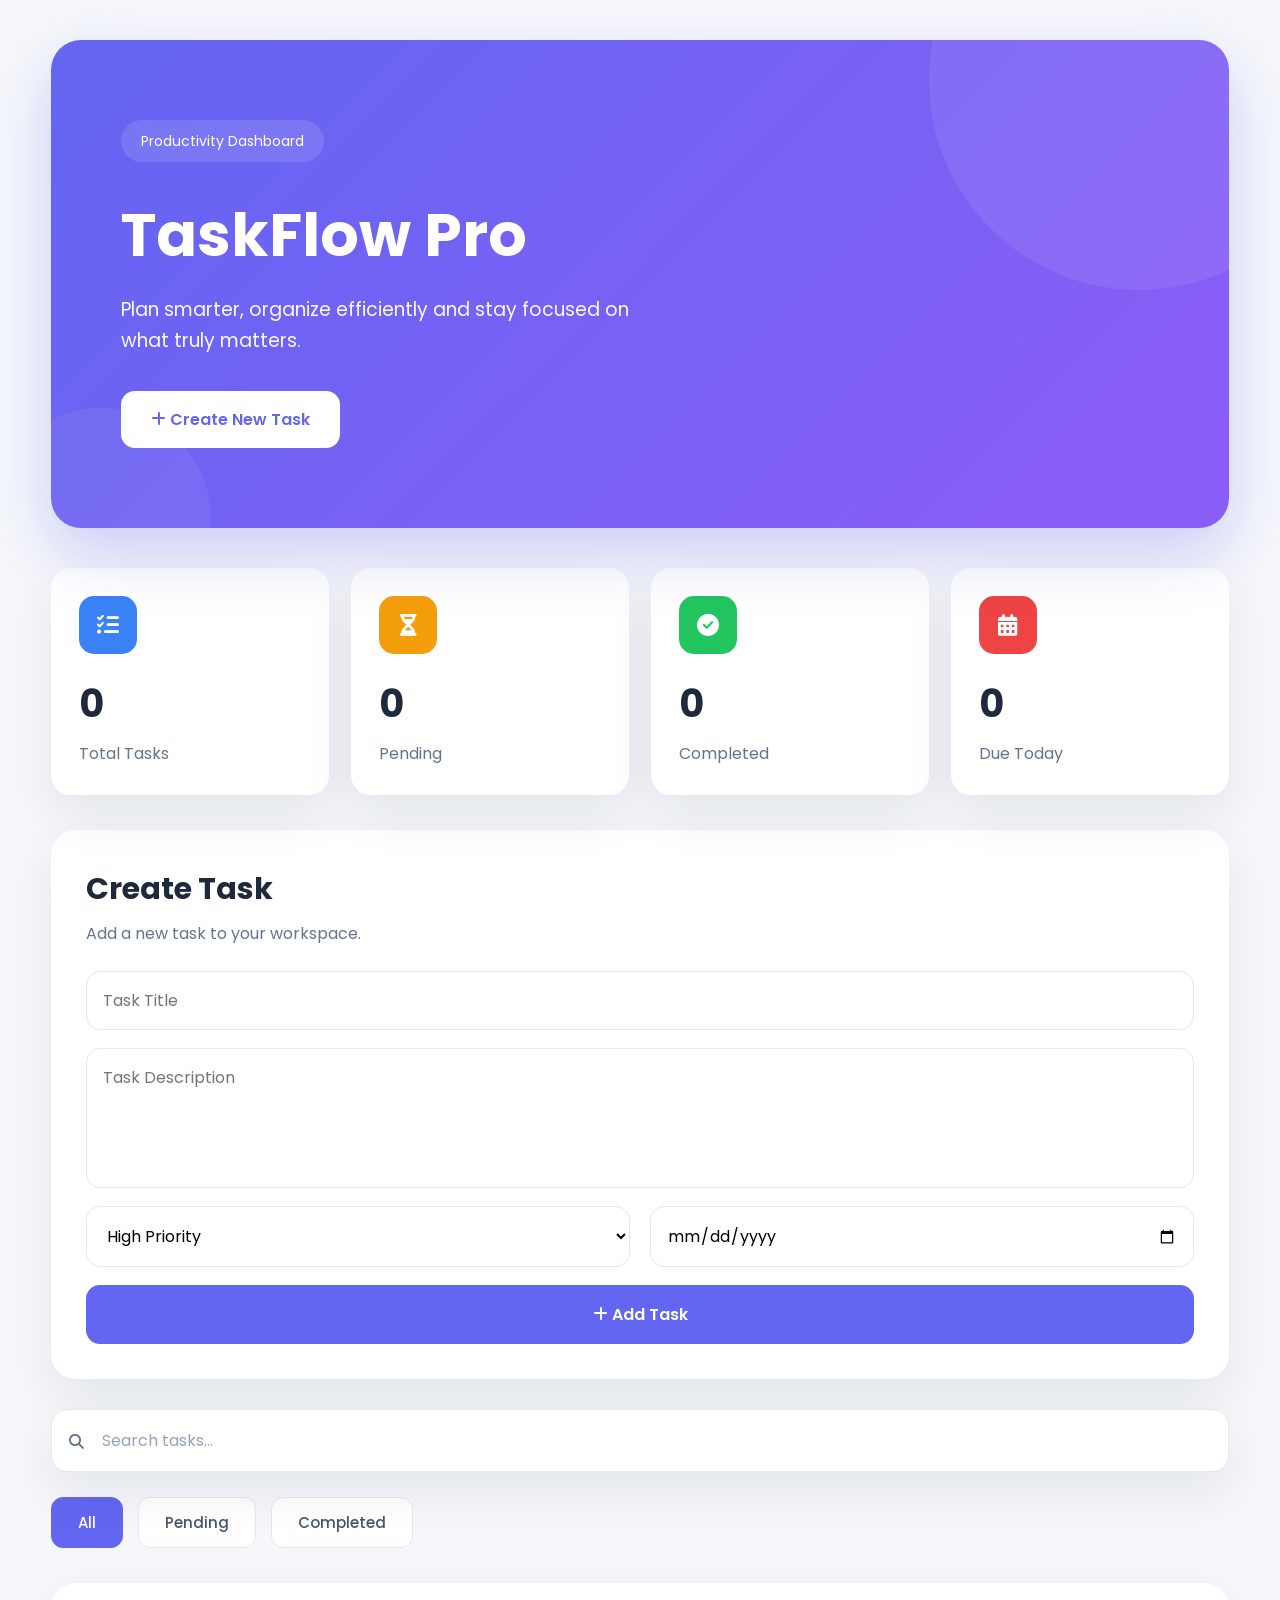
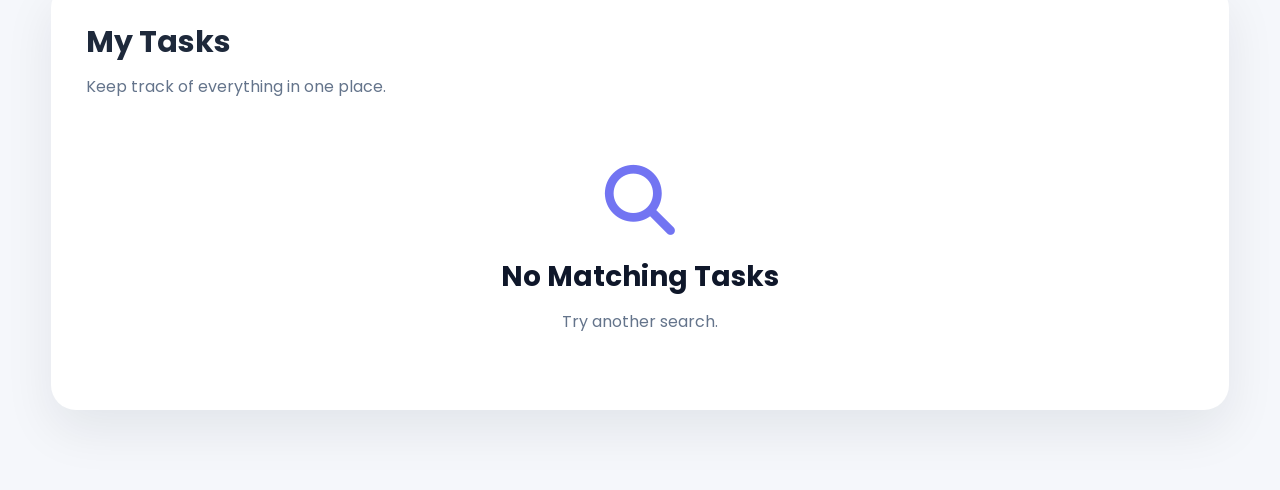
<file: index.html>
<!DOCTYPE html>
<html lang="en">

<head>

    <meta charset="UTF-8">

    <meta name="viewport" content="width=device-width, initial-scale=1.0">

    <title>TaskFlow Pro</title>

    <!-- Google Font -->

    <link rel="preconnect" href="https://fonts.googleapis.com">

    <link rel="preconnect" href="https://fonts.gstatic.com" crossorigin>

    <link href="https://fonts.googleapis.com/css2?family=Poppins:wght@300;400;500;600;700;800&display=swap"
        rel="stylesheet">

    <!-- Font Awesome -->

    <link rel="stylesheet" href="https://cdnjs.cloudflare.com/ajax/libs/font-awesome/6.7.2/css/all.min.css">

    <!-- CSS -->

    <link rel="stylesheet" href="style.css">

</head>

<body>

    <div class="container">

        <!-- ================= HERO ================= -->

        <header class="hero">

            <div class="hero-content">

                <span class="badge">

                    Productivity Dashboard

                </span>

                <h1>

                    TaskFlow Pro

                </h1>

                <p>

                    Plan smarter, organize efficiently and
                    stay focused on what truly matters.

                </p>

                <button class="hero-btn">

                    <i class="fa-solid fa-plus"></i>

                    Create New Task

                </button>

            </div>

        </header>

        <!-- ================= OVERVIEW ================= -->

        <section class="overview">

            <div class="card">

                <div class="icon blue">

                    <i class="fa-solid fa-list-check"></i>

                </div>

                <h2 id="totalTasks">0</h2>

                <span>Total Tasks</span>

            </div>

            <div class="card">

                <div class="icon orange">

                    <i class="fa-solid fa-hourglass-half"></i>

                </div>

                <h2 id="pendingTasks">0</h2>

                <span>Pending</span>

            </div>

            <div class="card">

                <div class="icon green">

                    <i class="fa-solid fa-circle-check"></i>

                </div>

                <h2 id="completedTasks">0</h2>

                <span>Completed</span>

            </div>

            <div class="card">

                <div class="icon red">

                    <i class="fa-solid fa-calendar-days"></i>

                </div>

                <h2 id="todayTasks">0</h2>

                <span>Due Today</span>

            </div>

        </section>

        <!-- ================= CREATE TASK ================= -->

        <section class="task-panel">

            <div class="section-title">

                <h2>Create Task</h2>

                <p>

                    Add a new task to your workspace.

                </p>

            </div>

            <form id="taskForm">

                <input type="text" id="taskTitle" placeholder="Task Title">

                <textarea id="taskDescription" placeholder="Task Description"></textarea>

                <div class="row">

                    <select id="taskPriority">

                        <option value="High">

                            High Priority

                        </option>

                        <option value="Medium">

                            Medium Priority

                        </option>

                        <option value="Low">

                            Low Priority

                        </option>

                    </select>

                    <input type="date" id="taskDate">

                </div>

                <button type="submit" class="add-btn">

                    <i class="fa-solid fa-plus"></i>

                    Add Task

                </button>

            </form>

        </section>

        <!-- ================= SEARCH ================= -->

        <section class="search-box">

            <i class="fa-solid fa-magnifying-glass"></i>

            <input type="text" id="searchInput" placeholder="Search tasks...">

        </section>

        <!-- ================= FILTERS ================= -->

        <section class="filters">

            <button class="filter-btn active" data-filter="all">
                All
            </button>

            <button class="filter-btn" data-filter="pending">
                Pending
            </button>

            <button class="filter-btn" data-filter="completed">
                Completed
            </button>
        </section>

        <!-- ================= TASK LIST ================= -->

        <section class="task-container">

            <div class="section-title">

                <h2>My Tasks</h2>

                <p>

                    Keep track of everything in one place.

                </p>

            </div>

            <div class="task-list" id="taskList">

                <div class="empty-state">

                    <i class="fa-regular fa-folder-open"></i>

                    <h3>

                        No Tasks Yet

                    </h3>

                    <p>

                        Create your first task and
                        start being productive.

                    </p>

                </div>

            </div>

        </section>

    </div>

    <div id="toast"></div>

    <div class="modal-overlay" id="deleteModal">

        <div class="modal">

            <h2>Delete Task</h2>

            <p>
                Are you sure you want to delete this task?
                This action cannot be undone.
            </p>

            <div class="modal-actions">

                <button id="cancelDelete" class="secondary-btn">

                    Cancel

                </button>

                <button id="confirmDelete" class="danger-btn">

                    Delete

                </button>

            </div>

        </div>

    </div>

    <script src="script.js"></script>

</body>

</html>
</file>
<file: style.css>
/* ==========================================================
                    TASKFLOW PRO
                    MAIN STYLESHEET
========================================================== */

/* ===========================
        GOOGLE RESET
=========================== */

*{
    margin:0;
    padding:0;
    box-sizing:border-box;
}

html{
    scroll-behavior:smooth;
}

body{

    font-family:"Poppins",sans-serif;

    background:#F5F7FB;

    color:#1E293B;

    line-height:1.6;

}

/* ===========================
        GLOBAL
=========================== */

:root{

    --primary:#6366F1;

    --primary-dark:#4F46E5;

    --success:#22C55E;

    --danger:#EF4444;

    --warning:#F59E0B;

    --dark:#0F172A;

    --gray:#64748B;

    --light:#FFFFFF;

    --background:#F5F7FB;

    --border:#E5E7EB;

    --shadow:

        0 20px 50px rgba(15,23,42,.08);

}

.container{

    width:92%;

    max-width:1250px;

    margin:auto;

    padding:40px 0 80px;

}

button{

    font-family:inherit;

    cursor:pointer;

    transition:.3s;

}

input,
textarea,
select{

    font-family:inherit;

}

/* ==========================================================
                    HERO
========================================================== */

.hero{

    position:relative;

    overflow:hidden;

    border-radius:30px;

    background:

    linear-gradient(

        135deg,

        #6366F1,

        #8B5CF6

    );

    padding:80px 70px;

    color:white;

    margin-bottom:40px;

    box-shadow:

    0 25px 60px rgba(99,102,241,.28);

}

.hero::before{

    content:"";

    position:absolute;

    width:420px;

    height:420px;

    border-radius:50%;

    background:rgba(255,255,255,.08);

    top:-170px;

    right:-120px;

}

.hero::after{

    content:"";

    position:absolute;

    width:220px;

    height:220px;

    border-radius:50%;

    background:rgba(255,255,255,.05);

    bottom:-100px;

    left:-60px;

}

.hero-content{

    position:relative;

    z-index:2;

    max-width:650px;

}

.badge{

    display:inline-flex;

    align-items:center;

    gap:10px;

    padding:10px 20px;

    background:rgba(255,255,255,.12);

    backdrop-filter:blur(12px);

    border-radius:50px;

    font-size:14px;

    margin-bottom:25px;

}

.hero h1{

    font-size:60px;

    font-weight:700;

    margin-bottom:12px;

}

.hero p{

    font-size:19px;

    max-width:520px;

    opacity:.95;

    margin-bottom:35px;

}

.hero-btn{

    background:white;

    color:var(--primary);

    border:none;

    padding:16px 30px;

    border-radius:14px;

    font-size:16px;

    font-weight:600;

}

.hero-btn:hover{

    transform:translateY(-4px);

    box-shadow:

    0 18px 35px rgba(0,0,0,.18);

}

/* ==========================================================
                OVERVIEW
========================================================== */

.overview{

    display:grid;

    grid-template-columns:

    repeat(4,1fr);

    gap:22px;

    margin-bottom:35px;

}

.card{

    background:white;

    border-radius:20px;

    padding:28px;

    box-shadow:var(--shadow);

    transition:.35s;

}

.card:hover{

    transform:translateY(-8px);

}

.icon{

    width:58px;

    height:58px;

    border-radius:15px;

    display:flex;

    justify-content:center;

    align-items:center;

    color:white;

    font-size:22px;

    margin-bottom:20px;

}

.blue{

    background:#3B82F6;

}

.orange{

    background:#F59E0B;

}

.green{

    background:#22C55E;

}

.red{

    background:#EF4444;

}

.card h2{

    font-size:38px;

    margin-bottom:6px;

}

.card span{

    color:var(--gray);

}

/* ==========================================================
                TASK PANEL
========================================================== */

.task-panel{

    background:white;

    padding:35px;

    border-radius:25px;

    box-shadow:var(--shadow);

    margin-bottom:30px;

}

.section-title{

    margin-bottom:25px;

}

.section-title h2{

    font-size:30px;

    margin-bottom:8px;

}

.section-title p{

    color:var(--gray);

}

form{

    display:flex;

    flex-direction:column;

    gap:18px;

}

input,
textarea,
select{

    border:1px solid var(--border);

    padding:16px;

    border-radius:14px;

    outline:none;

    font-size:16px;

    transition:.3s;

    background:white;

}

textarea{

    resize:none;

    min-height:140px;

}

input:focus,
textarea:focus,
select:focus{

    border-color:var(--primary);

    box-shadow:

    0 0 0 4px rgba(99,102,241,.15);

}

.row{

    display:grid;

    grid-template-columns:1fr 1fr;

    gap:20px;

}

.add-btn{

    background:var(--primary);

    color:white;

    border:none;

    border-radius:14px;

    padding:17px;

    font-size:16px;

    font-weight:600;

}

.add-btn:hover{

    background:var(--primary-dark);

}


/* ==========================================================
                    SEARCH SECTION
========================================================== */

.search-box{

    position:relative;

    margin-bottom:25px;

}

.search-box i{

    position:absolute;

    top:50%;

    left:18px;

    transform:translateY(-50%);

    color:var(--gray);

    font-size:15px;

}

.search-box input{

    width:100%;

    padding:18px 18px 18px 50px;

    border-radius:16px;

    background:white;

    border:1px solid var(--border);

    box-shadow:var(--shadow);

}

.search-box input::placeholder{

    color:#94A3B8;

}

/* ==========================================================
                    FILTER BUTTONS
========================================================== */

.filters{

    display:flex;

    gap:15px;

    margin-bottom:35px;

    flex-wrap:wrap;

}

.filter-btn{

    background:white;

    border:1px solid var(--border);

    color:#475569;

    padding:13px 26px;

    border-radius:12px;

    font-size:15px;

    font-weight:500;

}

.filter-btn:hover{

    border-color:var(--primary);

    color:var(--primary);

}

.filter-btn.active{

    background:var(--primary);

    color:white;

    border-color:var(--primary);

}

/* ==========================================================
                    TASK CONTAINER
========================================================== */

.task-container{

    background:white;

    border-radius:25px;

    padding:35px;

    box-shadow:var(--shadow);

    min-height:320px;

}

/* ==========================================================
                    TASK LIST
========================================================== */

.task-list{

    display:flex;

    flex-direction:column;

    gap:20px;

}

/*
   We will append task card styles here
   when we start JavaScript.
*/

/* ==========================================================
                    EMPTY STATE
========================================================== */

.empty-state{

    display:flex;

    flex-direction:column;

    justify-content:center;

    align-items:center;

    text-align:center;

    min-height:250px;

    color:var(--gray);

}

.empty-state i{

    font-size:70px;

    color:var(--primary);

    margin-bottom:20px;

    opacity:.9;

}

.empty-state h3{

    font-size:28px;

    color:var(--dark);

    margin-bottom:10px;

}

.empty-state p{

    max-width:420px;

}

/* ==========================================================
                    SCROLLBAR
========================================================== */

::-webkit-scrollbar{

    width:8px;

}

::-webkit-scrollbar-track{

    background:#EEF2FF;

}

::-webkit-scrollbar-thumb{

    background:#6366F1;

    border-radius:10px;

}

::-webkit-scrollbar-thumb:hover{

    background:#4F46E5;

}

/* ==========================================================
                    TRANSITIONS
========================================================== */

.card,
.task-panel,
.task-container,
.search-box input,
.filter-btn,
.add-btn,
.hero-btn{

    transition:all .3s ease;

}

/* ==========================================================
                    RESPONSIVE
========================================================== */

@media(max-width:1100px){

    .hero{

        padding:60px 45px;

    }

    .hero h1{

        font-size:48px;

    }

    .overview{

        grid-template-columns:repeat(2,1fr);

    }

}

@media(max-width:768px){

    .container{

        width:94%;

    }

    .hero{

        padding:45px 30px;

        text-align:center;

    }

    .hero h1{

        font-size:40px;

    }

    .hero p{

        font-size:16px;

        margin:auto;

        margin-bottom:30px;

    }

    .badge{

        margin:auto;

        margin-bottom:20px;

    }

    .row{

        grid-template-columns:1fr;

    }

}

@media(max-width:600px){

    .overview{

        grid-template-columns:1fr;

    }

    .filters{

        flex-direction:column;

    }

    .filter-btn{

        width:100%;

    }

    .hero{

        border-radius:20px;

    }

    .task-panel{

        padding:25px;

    }

    .task-container{

        padding:25px;

    }

}

/* ==========================================================
                END OF PHASE 2 UI
========================================================== */

/* ==========================================================
                    TASK CARD
========================================================== */

.task-card{

    background:#FFFFFF;

    border:1px solid #E5E7EB;

    border-radius:18px;

    padding:22px;

    margin-bottom:20px;

    transition:.3s;

}

.task-card:hover{

    transform:translateY(-4px);

    box-shadow:0 12px 30px rgba(0,0,0,.08);

}

.task-header{

    display:flex;

    justify-content:space-between;

    align-items:flex-start;

    margin-bottom:20px;

    gap:20px;

}

.task-header h3{

    margin-bottom:8px;

}

.task-header p{

    color:#64748B;

}

.priority{

    padding:8px 14px;

    border-radius:25px;

    font-size:13px;

    font-weight:600;

}

.high{

    background:#FEE2E2;

    color:#DC2626;

}

.medium{

    background:#FEF3C7;

    color:#D97706;

}

.low{

    background:#DCFCE7;

    color:#15803D;

}

.task-footer{

    display:flex;

    justify-content:space-between;

    align-items:center;

}

.task-actions{

    display:flex;

    gap:12px;

}

.task-actions button{

    padding:10px 16px;

    border:none;

    border-radius:10px;

    background:#EEF2FF;

    color:#4F46E5;

}

.task-actions button:hover{

    background:#4F46E5;

    color:white;

}


/* ==========================================================
                    TASK INFO
========================================================== */

.task-info{

    display:flex;

    align-items:flex-start;

    gap:18px;

}

.complete-checkbox{

    width:20px;

    height:20px;

    cursor:pointer;

    margin-top:4px;

}

.completed-task{

    text-decoration:line-through;

    opacity:.6;

}


/* ================= TOAST ================= */

#toast{

    position:fixed;

    top:25px;

    right:25px;

    background:#4F46E5;

    color:#fff;

    padding:14px 22px;

    border-radius:10px;

    opacity:0;

    transform:translateY(-20px);

    transition:.3s;

    pointer-events:none;

    z-index:999;

}

#toast.show{

    opacity:1;

    transform:translateY(0);

}



/* ================= DELETE MODAL ================= */

.modal-overlay{

    position:fixed;

    inset:0;

    background:rgba(0,0,0,.5);

    display:none;

    justify-content:center;

    align-items:center;

    z-index:1000;

}

.modal-overlay.show{

    display:flex;

}

.modal{

    background:#fff;

    width:400px;

    max-width:90%;

    border-radius:14px;

    padding:25px;

}

.modal h2{

    margin-bottom:10px;

}

.modal p{

    color:#666;

    margin-bottom:20px;

}

.modal-actions{

    display:flex;

    justify-content:flex-end;

    gap:10px;

}

.secondary-btn{

    padding:10px 18px;

    border:none;

    background:#E5E7EB;

    border-radius:8px;

    cursor:pointer;

}

.danger-btn{

    padding:10px 18px;

    border:none;

    background:#DC2626;

    color:#fff;

    border-radius:8px;

    cursor:pointer;

}
</file>
